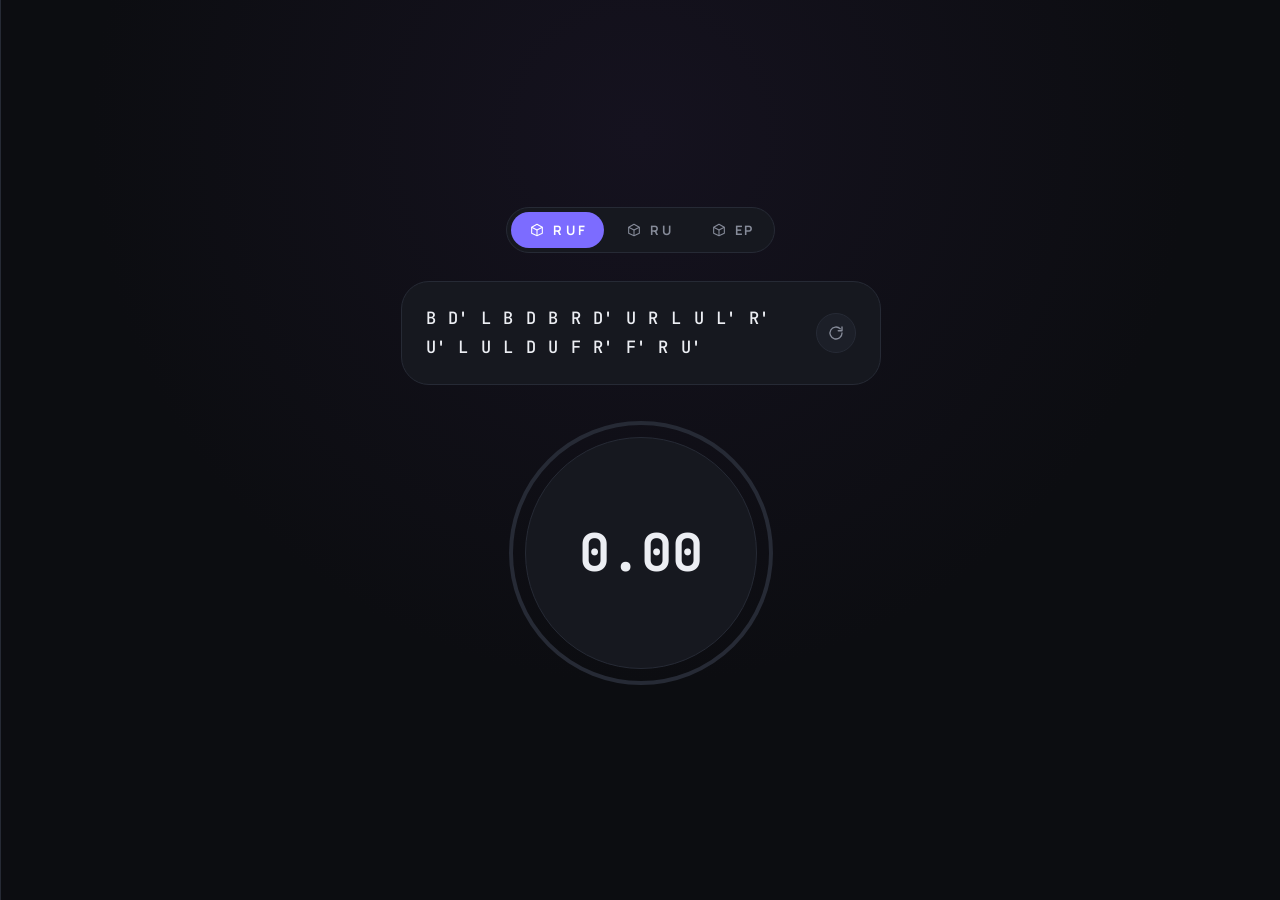
<file: index.html>
<!DOCTYPE html>
<html lang="en">
<head>
<meta charset="UTF-8">
<meta name="viewport" content="width=device-width, initial-scale=1.0, maximum-scale=1.0, user-scalable=no">
<title>FTO Pizza</title>
<link rel="stylesheet" href="style.css">
</head>
<body>

<aside class="sidebar" id="sidebar" inert></aside>

<button class="menu-btn" id="menu-btn" aria-label="Open case list"></button>

<main class="app">
  <div class="stack">

    <div class="mode-select" id="mode-select" role="tablist" aria-label="Timer mode"></div>

    <div class="scramble-card">
        <div class="scramble-text" id="scramble-text"></div>
        <button class="icon-btn" id="new-scramble-btn" data-tip="New scramble" aria-label="New scramble"></button>
    </div>

    <div class="dial" id="dial" role="button" tabindex="0" aria-label="Hold to start timer">
        <svg class="dial-ring" viewBox="0 0 280 280">
            <circle class="track" cx="140" cy="140" r="130"></circle>
            <circle class="progress" cx="140" cy="140" r="130"></circle>
        </svg>
        <div class="dial-face">
            <div class="timer-display" id="timer-display">0.00</div>
        </div>
    </div>

  </div>
</main>

<script type="module" src="app.js"></script>
</body>
</html>
</file>
<file: style.css>
@import url('https://fonts.googleapis.com/css2?family=JetBrains+Mono:wght@400;500;700&family=Manrope:wght@500;600;700;800&display=swap');

:root {
    /* Color */
    --bg: #0c0d11;
    --bg-glow: #15121f;
    --panel: #16181f;
    --panel-border: #262a35;
    --text: #eceef3;
    --text-dim: #868b99;
    --text-faint: #4c505c;

    --accent: #7c6cff;
    --accent-dim: #372f66;
    --charge: #ff9d52;
    --ready: #33e2a6;
    --disabled: #2b2f3a;

    /* Type */
    --font-display: 'JetBrains Mono', ui-monospace, monospace;
    --font-ui: 'Manrope', sans-serif;

    /* Shape */
    --radius-lg: 28px;
    --radius-md: 14px;
    --radius-pill: 999px;

    /* Layout */
    --sidebar-w: 320px;
    --ease: cubic-bezier(0.4, 0, 0.2, 1);
}

* { box-sizing: border-box; }

html, body {
    height: 100%;
}

body {
    margin: 0;
    min-height: 100vh;
    display: flex;
    align-items: stretch;
    background:
        radial-gradient(circle at 50% 15%, var(--bg-glow), transparent 55%),
        var(--bg);
    color: var(--text);
    font-family: var(--font-ui);
    -webkit-font-smoothing: antialiased;
    overflow-x: hidden;
    user-select: none;
}

.app {
    flex: 1;
    min-width: 0;
    display: flex;
    align-items: center;
    justify-content: center;
    padding: 24px;
}

.stack {
    width: 100%;
    max-width: 480px;
    display: flex;
    flex-direction: column;
    align-items: center;
    gap: 28px;
}

/* ─── Menu button ───────────────────────────────────────────────────── */

.menu-btn {
    position: fixed;
    top: 20px;
    left: 20px;
    z-index: 20;
    width: 40px;
    height: 40px;
    border-radius: 50%;
    border: 1px solid var(--panel-border);
    background: var(--panel);
    color: var(--text-dim);
    display: flex;
    align-items: center;
    justify-content: center;
    cursor: pointer;
    transition: color 0.2s ease, border-color 0.2s ease, opacity 0.2s ease;
}

.menu-btn svg { width: 18px; height: 18px; }
.menu-btn:hover { color: var(--text); border-color: var(--accent); }
.menu-btn.hidden { display: none; }

body.sidebar-open .menu-btn { opacity: 0; pointer-events: none; }

/* ─── Sidebar ───────────────────────────────────────────────────────── */

.sidebar {
    flex-shrink: 0;
    width: 0;
    overflow: hidden;
    background: var(--panel);
    border-right: 1px solid var(--panel-border);
    transition: width 0.28s var(--ease);
}

.sidebar.open { width: var(--sidebar-w); }

.sidebar-inner {
    width: var(--sidebar-w);
    height: 100vh;
    display: flex;
    flex-direction: column;
    gap: 14px;
    padding: 18px;
}

.sidebar-head {
    display: flex;
    align-items: center;
    justify-content: space-between;
    gap: 12px;
}

.sidebar-title {
    margin: 0;
    font-size: 15px;
    font-weight: 800;
    letter-spacing: 0.01em;
}

.sidebar-collapse { width: 34px; height: 34px; }
.sidebar-collapse svg { width: 16px; height: 16px; }

.search-field {
    display: flex;
    align-items: center;
    gap: 9px;
    padding: 0 13px;
    height: 40px;
    border-radius: var(--radius-pill);
    border: 1px solid var(--panel-border);
    background: #1c1f28;
    color: var(--text-faint);
    transition: border-color 0.2s ease;
}

.search-field:focus-within { border-color: var(--accent); }
.search-field svg { width: 15px; height: 15px; flex-shrink: 0; }

.search-field input {
    flex: 1;
    min-width: 0;
    border: none;
    outline: none;
    background: transparent;
    color: var(--text);
    font-family: var(--font-ui);
    font-size: 13px;
    font-weight: 600;
}

.search-field input::placeholder { color: var(--text-faint); }

.bulk-actions { display: flex; gap: 8px; }

.bulk-btn {
    flex: 1;
    padding: 9px 10px;
    border-radius: var(--radius-md);
    border: 1px solid var(--panel-border);
    background: #1c1f28;
    color: var(--text-dim);
    font-family: var(--font-ui);
    font-size: 12px;
    font-weight: 700;
    cursor: pointer;
    transition: color 0.2s ease, border-color 0.2s ease;
}

.bulk-btn:hover { color: var(--text); border-color: var(--accent); }

.case-grid {
    flex: 1;
    min-height: 0;
    overflow-y: auto;
    display: grid;
    grid-template-columns: repeat(auto-fill, minmax(78px, 1fr));
    align-content: start;
    gap: 8px;
}

.case-tile {
    position: relative;
    min-height: 58px;
    padding: 8px 6px;
    border-radius: var(--radius-md);
    border: 1px solid var(--panel-border);
    background: #1c1f28;
    color: var(--text-dim);
    font-family: var(--font-display);
    font-size: 12px;
    font-weight: 500;
    display: flex;
    align-items: center;
    justify-content: center;
    text-align: center;
    cursor: pointer;
    transition: color 0.15s ease, border-color 0.15s ease, background 0.15s ease;
}

.case-tile:hover { color: var(--text); border-color: var(--text-faint); }

.case-tile.selected {
    background: var(--accent-dim);
    border-color: var(--accent);
    color: var(--text);
}

.case-check {
    position: absolute;
    top: 5px;
    right: 5px;
    width: 11px;
    height: 11px;
    color: var(--accent);
    opacity: 0;
    transition: opacity 0.15s ease;
}

.case-check svg { width: 100%; height: 100%; }
.case-tile.selected .case-check { opacity: 1; }

.sidebar-foot {
    font-size: 11px;
    font-weight: 700;
    letter-spacing: 0.04em;
    text-transform: uppercase;
    color: var(--text-faint);
}

/* ─── Mode selector ─────────────────────────────────────────────────── */

.mode-select {
    display: flex;
    gap: 4px;
    padding: 4px;
    background: var(--panel);
    border: 1px solid var(--panel-border);
    border-radius: var(--radius-pill);
}

.mode-btn {
    display: flex;
    align-items: center;
    gap: 8px;
    padding: 9px 18px;
    border: none;
    border-radius: var(--radius-pill);
    background: transparent;
    color: var(--text-dim);
    font-family: var(--font-ui);
    font-weight: 700;
    font-size: 13px;
    letter-spacing: 0.02em;
    cursor: pointer;
    transition: background 0.2s ease, color 0.2s ease;
}

.mode-btn svg { width: 16px; height: 16px; }

.mode-btn:hover { color: var(--text); }

.mode-btn.active {
    background: var(--accent);
    color: #ffffff;
}

/* ─── Scramble ──────────────────────────────────────────────────────── */

.scramble-card {
    width: 100%;
    min-height: calc(17px * 1.7 * 2 + 22px * 2);
    background: var(--panel);
    border: 1px solid var(--panel-border);
    border-radius: var(--radius-lg);
    padding: 22px 24px;
    display: flex;
    align-items: center;
    justify-content: space-between;
    gap: 16px;
}

.scramble-text {
    font-family: var(--font-display);
    font-size: 17px;
    font-weight: 500;
    line-height: 1.7;
    letter-spacing: 0;
    word-spacing: 0.15em;
    color: var(--text);
}

.icon-btn {
    flex-shrink: 0;
    width: 40px;
    height: 40px;
    border-radius: 50%;
    border: 1px solid var(--panel-border);
    background: #1c1f28;
    color: var(--text-dim);
    display: flex;
    align-items: center;
    justify-content: center;
    cursor: pointer;
    transition: color 0.2s ease, border-color 0.2s ease, transform 0.15s ease;
}

.icon-btn svg { width: 18px; height: 18px; }

.icon-btn:hover {
    color: var(--text);
    border-color: var(--accent);
}

.icon-btn:active { transform: scale(0.92); }

.icon-btn:disabled {
    cursor: default;
    color: var(--disabled);
    border-color: var(--disabled);
}

.icon-btn:disabled:hover { color: var(--disabled); border-color: var(--disabled); }
.icon-btn:disabled:active { transform: none; }

/* ─── Timer dial ────────────────────────────────────────────────────── */

.dial {
    position: relative;
    width: 280px;
    height: 280px;
    display: flex;
    align-items: center;
    justify-content: center;
    cursor: pointer;
    -webkit-tap-highlight-color: transparent;
}

.dial-ring {
    position: absolute;
    inset: 0;
    transform: rotate(-90deg);
}

.dial-ring circle {
    fill: none;
    stroke-width: 4;
}

.dial-ring .track {
    stroke: var(--panel-border);
}

.dial-ring .progress {
    stroke: var(--charge);
    stroke-linecap: round;
    stroke-dasharray: 816.8;
    stroke-dashoffset: 816.8;
}

.dial.charging .progress {
    stroke-dashoffset: 0;
    transition: stroke-dashoffset var(--charge-ms, 350ms) linear;
}

.dial.ready .progress { stroke: var(--ready); }

.dial-face {
    width: 232px;
    height: 232px;
    border-radius: 50%;
    background: var(--panel);
    border: 1px solid var(--panel-border);
    display: flex;
    align-items: center;
    justify-content: center;
    transition: background 0.15s ease;
}

.timer-display {
    font-family: var(--font-display);
    font-weight: 700;
    font-size: 52px;
    font-variant-numeric: tabular-nums;
    color: var(--text);
    transition: color 0.15s ease;
}

.dial.charging .timer-display { color: var(--charge); }
.dial.ready .timer-display { color: var(--ready); }
.dial.running .dial-face { background: #191c26; }

/* Timer is unusable while a scramble is being generated. */
.dial.disabled {
    cursor: default;
    pointer-events: none;
}

.dial.disabled .timer-display { color: var(--disabled); }
.dial.disabled .dial-ring .track { stroke: var(--disabled); }

/* Full-width overlay sidebar on small screens, still animated. */
@media (max-width: 640px) {
    .sidebar {
        position: fixed;
        inset: 0;
        width: 100%;
        transform: translateX(-100%);
        border-right: none;
        transition: transform 0.28s var(--ease);
        z-index: 30;
    }

    .sidebar.open { width: 100%; transform: translateX(0); }
    .sidebar-inner { width: 100%; }
}

@media (max-width: 420px) {
    .dial { width: 240px; height: 240px; }
    .dial-face { width: 196px; height: 196px; }
    .timer-display { font-size: 42px; }
    .scramble-text { font-size: 15px; }
}


:focus {
    outline: none;
}

:focus-visible {
    outline: 2px solid var(--accent);
    outline-offset: 3px;
}

/* Tight elements (case tiles, mode pills) read better with a closer ring. */
.mode-btn:focus-visible,
.case-tile:focus-visible {
    outline-offset: -2px;
}
</file>
